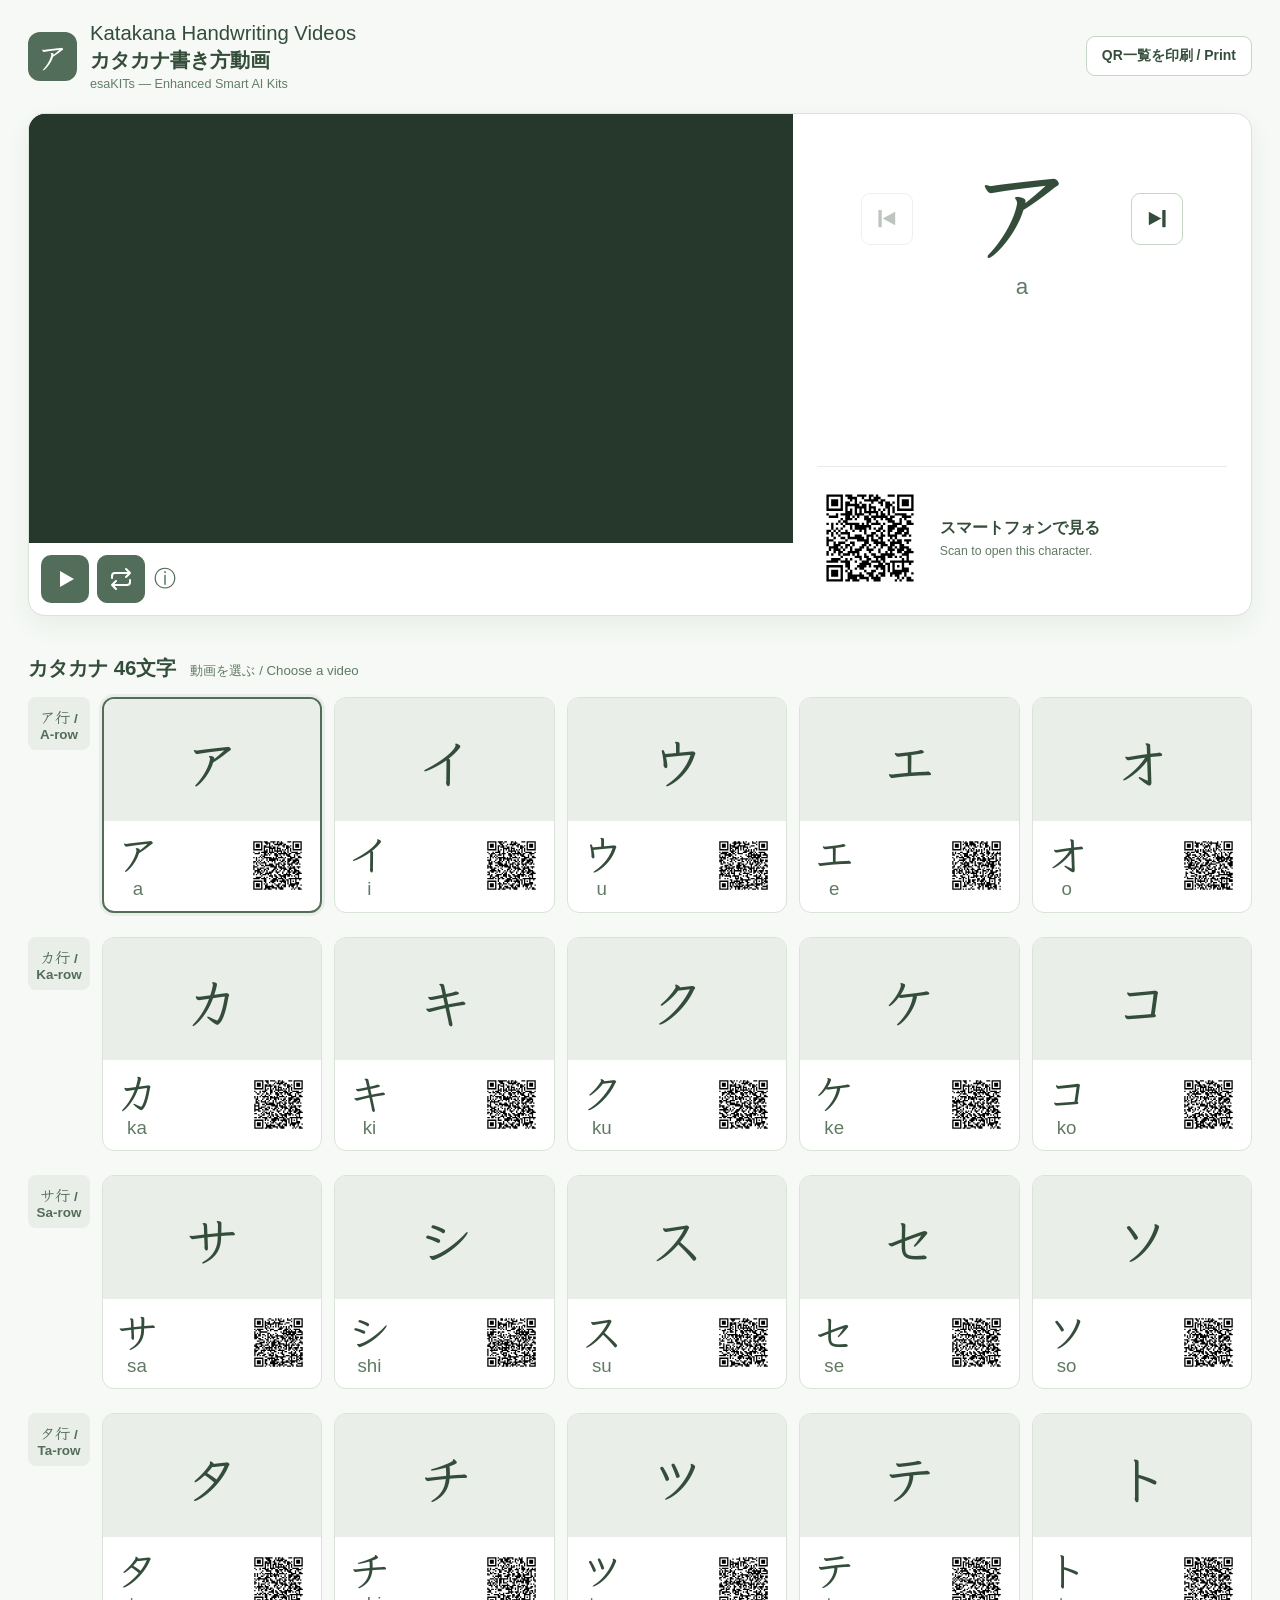
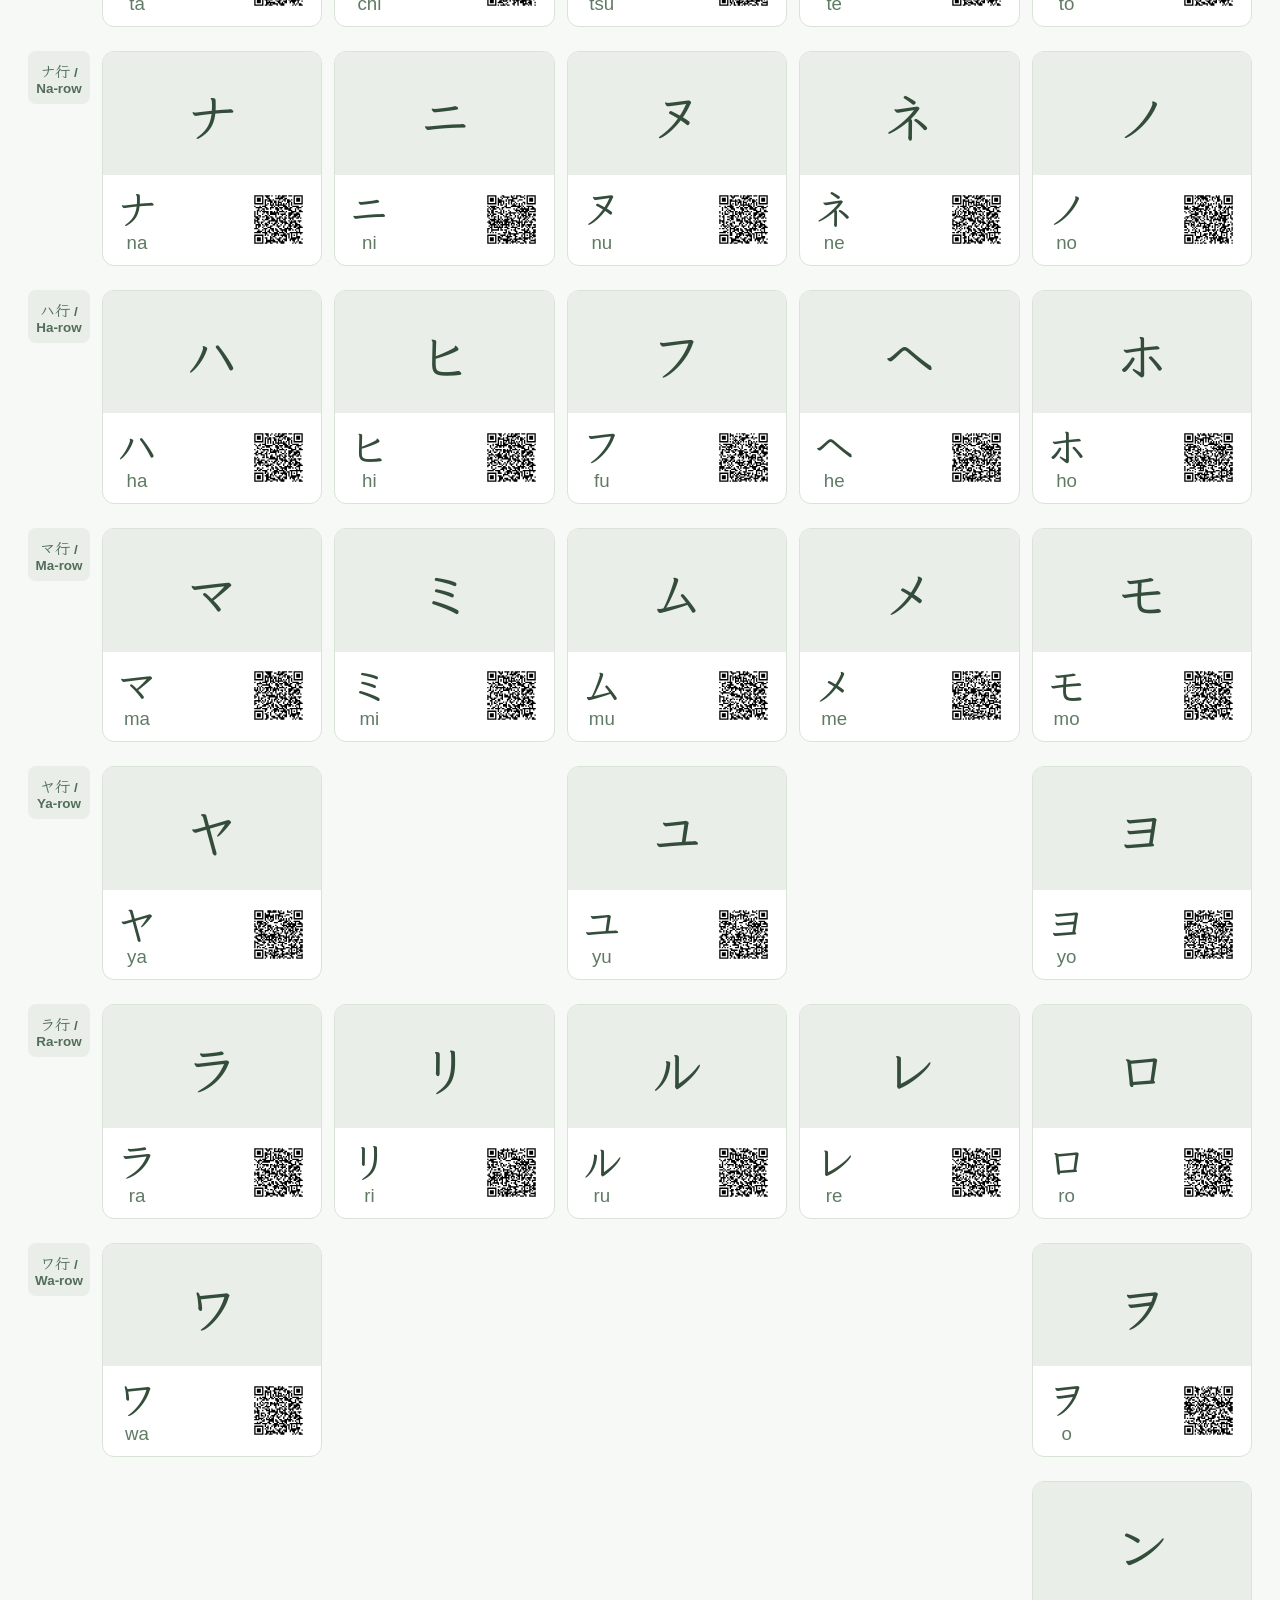
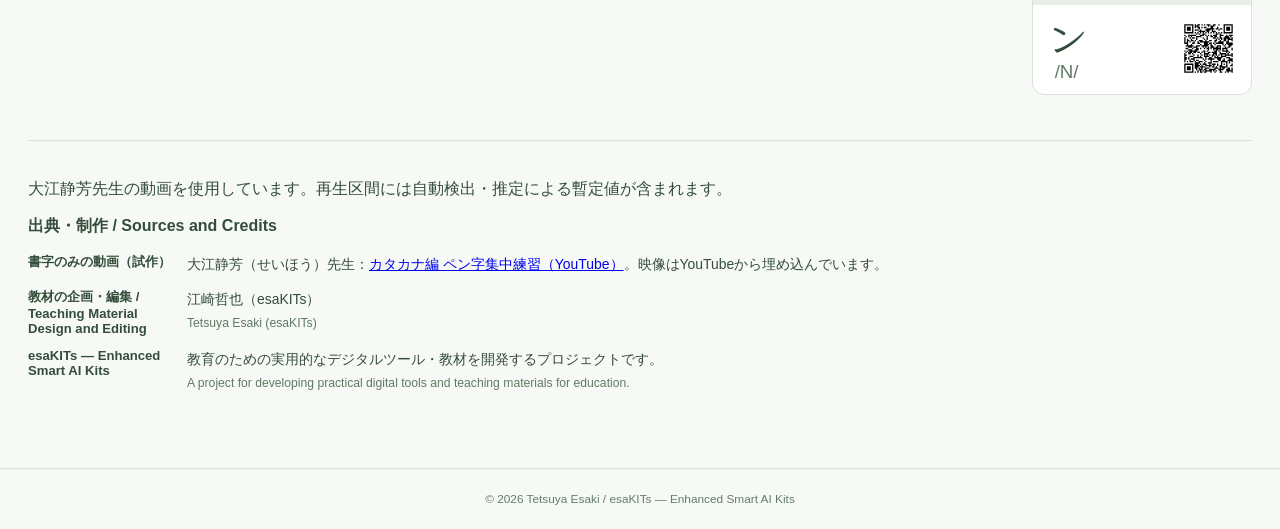
<file: index.html>
<!doctype html><html lang="ja"><head><meta charset="utf-8"><meta name="viewport" content="width=device-width,initial-scale=1"><meta name="robots" content="noindex,nofollow"><meta name="theme-color" content="#526D59"><title>Katakana Handwriting Videos / カタカナ書き方動画 | esaKITs</title><link rel="stylesheet" href="https://fonts.googleapis.com/css2?family=Klee+One:wght@600&display=swap"><style>html:not(.klee-ready) .selected-kana{visibility:hidden}</style><script>if(document.fonts&&document.fonts.load){document.fonts.load('600 64px "Klee One"','ア').then(()=>document.documentElement.classList.add("klee-ready")).catch(()=>document.documentElement.classList.add("klee-ready"));}else{document.documentElement.classList.add("klee-ready")}</script><link rel="stylesheet" href="style.css?v=45"><script src="app.js?v=45" defer></script><style id="loop-help-critical">
.controls .loop-help-wrap{display:flex;align-items:center;flex:0 0 24px;min-width:24px;width:24px;position:relative}
.controls .loop-help-wrap #loop-help{box-sizing:border-box!important;display:flex!important;align-items:center!important;justify-content:center!important;flex:0 0 24px!important;width:24px!important;min-width:24px!important;max-width:24px!important;height:30px!important;min-height:30px!important;max-height:30px!important;padding:0!important;margin:0!important;border:0!important;border-radius:0!important;background:transparent!important;color:#526d59!important;font-size:22px!important;font-weight:400!important;line-height:1!important}
#loop-help-popup[hidden]{display:none!important}
#loop-help-popup:not([hidden]){box-sizing:border-box!important;display:block!important;position:fixed!important;z-index:2147483647!important;top:50%!important;left:50%!important;right:auto!important;bottom:auto!important;transform:translate(-50%,-50%)!important;width:min(360px,calc(100vw - 36px))!important;max-width:calc(100vw - 36px)!important;max-height:calc(100dvh - 48px)!important;overflow:auto!important;overflow-wrap:break-word!important;padding:18px!important;border:1px solid #c6d5df!important;border-radius:12px!important;background:#fff!important;color:#314d3a!important;box-shadow:0 8px 28px #1234!important;font-size:14px!important;line-height:1.6!important;text-align:left!important}
#loop-help-popup strong{display:block;margin-bottom:8px}#loop-help-popup p{margin:7px 0}#loop-help-popup p[lang=en]{color:#526575}

</style></head><body>
<header class="site-header"><div class="brand"><span class="brand-mark">ア</span><div><h1><span lang="en">Katakana Handwriting Videos</span><br>カタカナ書き方動画</h1><p>esaKITs — Enhanced Smart AI Kits</p></div></div><button id="print-button" class="print-button">QR一覧を印刷 / Print</button></header>
<main><section class="viewer"><div><div class="video-shell"><div id="video-shell"></div></div><div class="controls"><button id="play" class="icon-control" type="button" aria-label="再生" title="再生"><svg class="play-symbol" viewBox="0 0 24 24" aria-hidden="true"><path d="M7 4l14 8-14 8z" fill="currentColor"/></svg></button><button id="loop-toggle" class="icon-control loop-active" type="button" aria-label="ループ再生オン" aria-pressed="true" title="ループ再生オン"><svg viewBox="0 0 24 24" aria-hidden="true"><path d="M17 2l4 4-4 4M3 11V9a3 3 0 0 1 3-3h15M7 22l-4-4 4-4m14-1v2a3 3 0 0 1-3 3H3" fill="none" stroke="currentColor" stroke-width="2" stroke-linecap="round" stroke-linejoin="round"/></svg></button><div class="loop-help-wrap"><button id="loop-help" class="loop-help-button" type="button" aria-label="ループ再生について / About loop playback" aria-expanded="false" aria-controls="loop-help-popup">ⓘ</button></div></div></div><div class="viewer-side"><div class="selected-line"><nav class="character-nav"><button id="previous-kana" class="print-button" disabled aria-label="前の文字" title="前の文字"><svg viewBox="0 0 24 24" aria-hidden="true"><rect x="2.5" y="3" width="3.5" height="18" rx=".5" fill="currentColor"/><path d="M20 5L7 12L20 19Z" fill="currentColor"/></svg></button></nav><div class="character-label"><span id="selected-kana" class="selected-kana">ア</span><span id="selected-romaji" class="selected-romaji">a</span></div><nav class="character-nav"><button id="next-kana" class="print-button" aria-label="次の文字" title="次の文字"><svg viewBox="0 0 24 24" aria-hidden="true"><rect x="18" y="3" width="3.5" height="18" rx=".5" fill="currentColor"/><path d="M4 5L17 12L4 19Z" fill="currentColor"/></svg></button></nav></div><div class="selected-qr"><img id="selected-qr" alt="選択した文字のQRコード"><div><strong>スマートフォンで見る</strong><span>Scan to open this character.</span></div></div></div></section>
<section class="catalog"><div class="section-heading"><h2>カタカナ 46文字</h2><p>動画を選ぶ / Choose a video</p></div><div id="groups" class="groups"></div></section>
<section class="credits" aria-labelledby="credits-title"><p>大江静芳先生の動画を使用しています。再生区間には自動検出・推定による暫定値が含まれます。</p>
<h2 id="credits-title">出典・制作 / <span lang="en">Sources and Credits</span></h2>
<dl><div><dt>書字のみの動画（試作）</dt><dd>大江静芳（せいほう）先生：<a href="https://www.youtube.com/watch?v=zv6uxNdROOc" target="_blank" rel="noopener noreferrer">カタカナ編 ペン字集中練習（YouTube）</a>。映像はYouTubeから埋め込んでいます。</dd></div>

<div><dt>教材の企画・編集 / <span lang="en">Teaching Material Design and Editing</span></dt><dd>江崎哲也（esaKITs）<br><span lang="en">Tetsuya Esaki (esaKITs)</span></dd></div>
<div><dt lang="en">esaKITs — Enhanced Smart AI Kits</dt><dd>教育のための実用的なデジタルツール・教材を開発するプロジェクトです。<br><span lang="en">A project for developing practical digital tools and teaching materials for education.</span></dd></div>
</dl>
</section></main><footer>© 2026 Tetsuya Esaki / esaKITs — Enhanced Smart AI Kits</footer><div id="loop-help-popup" class="loop-help-popup" role="region" aria-label="ループ再生の説明" hidden><strong>ループ再生 / Loop Playback</strong><p>ループ再生には、ループボタンの左にある▶ボタンを使ってください。YouTube動画内の再生ボタンでは正しくループしません。</p><p lang="en">To loop the video, use the ▶ button to the left of the loop button. Looping may not work correctly with the YouTube play button.</p></div></body></html>
</file>
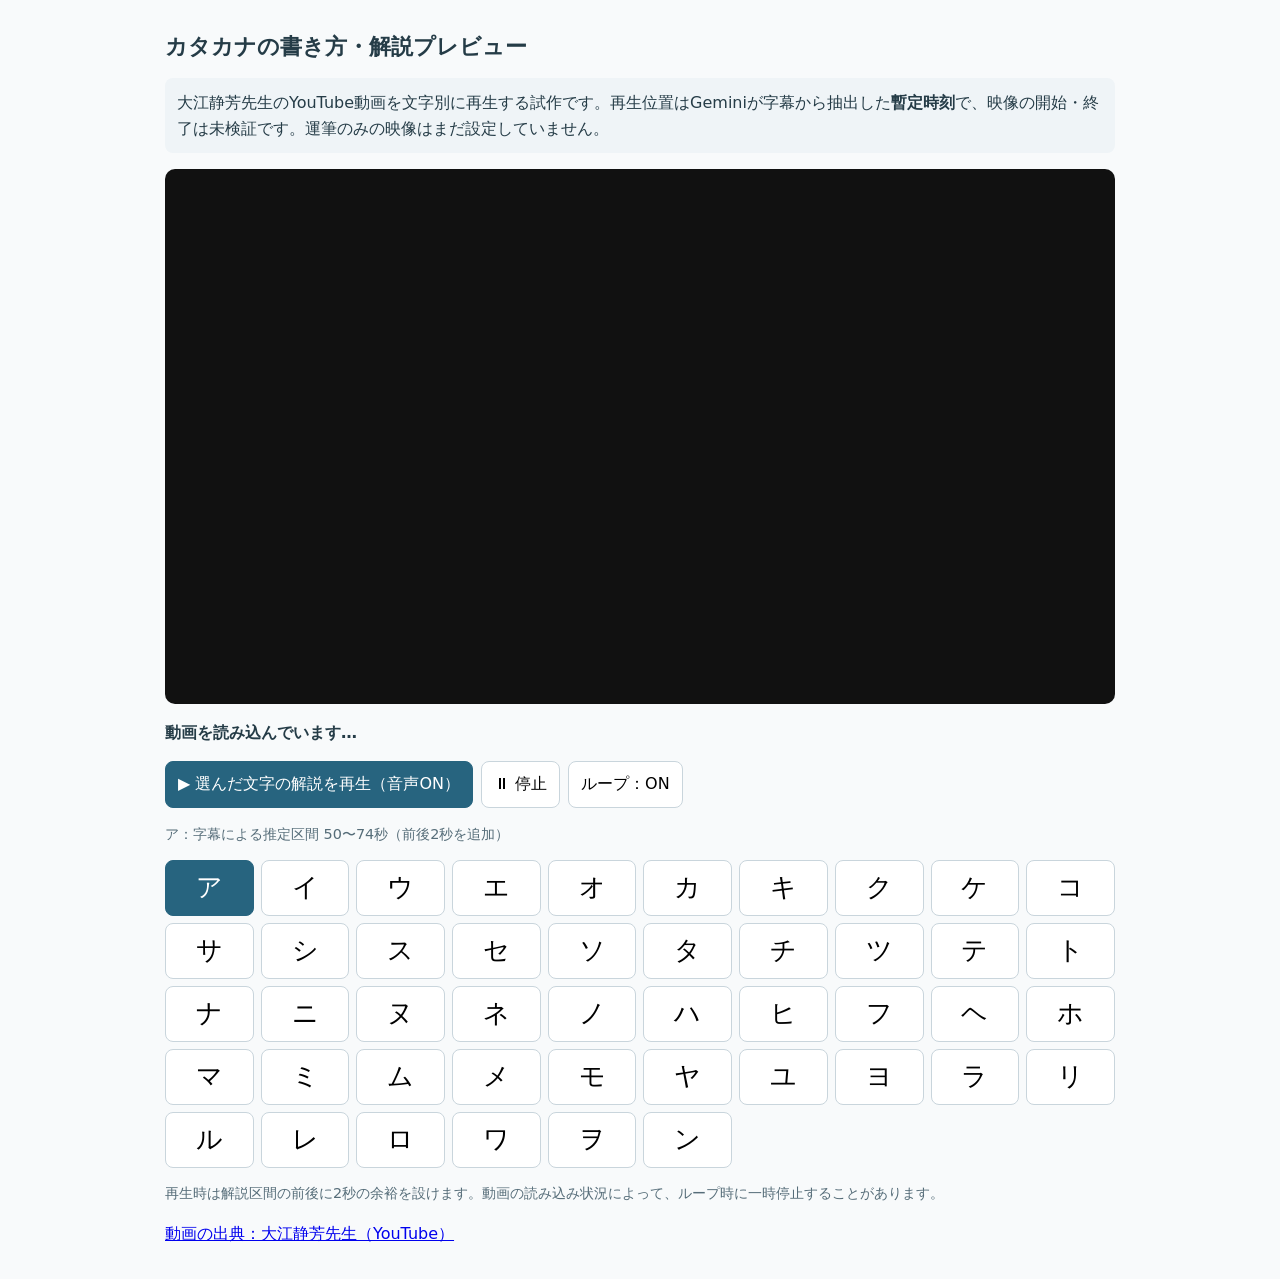
<file: oe-seiho-explanation-preview.html>
<!doctype html><html lang="ja"><head><meta charset="utf-8"><meta name="viewport" content="width=device-width,initial-scale=1"><meta name="robots" content="noindex,nofollow"><title>大江静芳先生 カタカナ解説プレビュー（試作）</title><style>:root{font-family:system-ui,-apple-system,sans-serif;color:#253c47;background:#f8fafb}body{max-width:950px;margin:auto;padding:16px}h1{font-size:1.4rem}p{line-height:1.6}.note{background:#eff4f7;padding:12px;border-radius:8px}#player{width:100%;aspect-ratio:16/9;background:#111;border-radius:10px}.grid{display:grid;grid-template-columns:repeat(10,minmax(0,1fr));gap:7px}button{font:inherit;border:1px solid #c9d5dc;background:white;border-radius:8px;padding:9px;cursor:pointer}button:focus-visible{outline:3px solid #72a4c5}.kana{font-size:1.6rem;min-height:56px}.kana[aria-pressed=true]{background:#27647f;color:white;border-color:#27647f}.controls{display:flex;gap:8px;flex-wrap:wrap;margin:12px 0}.controls button{padding:12px}.primary{background:#27647f;color:white;border-color:#27647f}#status{font-weight:600;min-height:1.5em}.small{color:#566d79;font-size:.9rem}@media(max-width:600px){.grid{grid-template-columns:repeat(5,minmax(0,1fr))}.kana{min-height:53px}}</style></head><body><h1>カタカナの書き方・解説プレビュー</h1><p class="note">大江静芳先生のYouTube動画を文字別に再生する試作です。再生位置はGeminiが字幕から抽出した<strong>暫定時刻</strong>で、映像の開始・終了は未検証です。運筆のみの映像はまだ設定していません。</p><div id="player"></div><p id="status" role="status">動画を読み込んでいます…</p><div class="controls"><button id="play" class="primary">▶ 選んだ文字の解説を再生（音声ON）</button><button id="pause">⏸ 停止</button><button id="loop" aria-pressed="true">ループ：ON</button></div><p id="current" class="small">文字を選択してください。</p><div id="grid" class="grid" aria-label="カタカナ46文字"></div><p class="small">再生時は解説区間の前後に2秒の余裕を設けます。動画の読み込み状況によって、ループ時に一時停止することがあります。</p><p><a href="https://www.youtube.com/watch?v=N_IMNX4BZhU" target="_blank" rel="noopener noreferrer">動画の出典：大江静芳先生（YouTube）</a></p><script>const TIMES={"ア":[50,74],"イ":[75,93],"ウ":[94,127],"エ":[128,162],"オ":[163,196],"カ":[197,222],"キ":[223,256],"ク":[257,293],"ケ":[294,332],"コ":[333,359],"サ":[360,390],"シ":[391,425],"ス":[426,457],"セ":[458,483],"ソ":[484,512],"タ":[513,536],"チ":[537,559],"ツ":[560,591],"テ":[592,609],"ト":[610,641],"ナ":[642,671],"ニ":[672,692],"ヌ":[693,719],"ネ":[720,754],"ノ":[755,768],"ハ":[769,792],"ヒ":[793,810],"フ":[811,829],"ヘ":[830,847],"ホ":[848,884],"マ":[885,909],"ミ":[910,922],"ム":[923,948],"メ":[949,969],"モ":[970,993],"ヤ":[994,1018],"ユ":[1019,1045],"ヨ":[1046,1066],"ラ":[1067,1083],"リ":[1084,1100],"ル":[1101,1125],"レ":[1126,1142],"ロ":[1143,1166],"ワ":[1167,1182],"ヲ":[1228,1244],"ン":[1245,1272]};const VIDEO='N_IMNX4BZhU';const $=id=>document.getElementById(id);let player,ready=false,selected='ア',playing=false,loop=true,busy=false;const status=s=>$('status').textContent=s;const grid=$('grid');for(const kana of Object.keys(TIMES)){const b=document.createElement('button');b.className='kana';b.textContent=kana;b.setAttribute('aria-label',kana+'の解説を再生');b.setAttribute('aria-pressed',String(kana===selected));b.onclick=()=>{selected=kana;update();playSelected()};grid.append(b)}function update(){for(const b of grid.children)b.setAttribute('aria-pressed',String(b.textContent===selected));const [a,z]=TIMES[selected];$('current').textContent=selected+'：字幕による推定区間 '+a+'〜'+z+'秒（前後2秒を追加）'}function onYouTubeIframeAPIReady(){player=new YT.Player('player',{videoId:VIDEO,playerVars:{playsinline:1,rel:0},events:{onReady:()=>{ready=true;status('準備完了。文字を選ぶと解説を再生します。')},onError:e=>status('YouTube再生エラー：'+e.data)}})}const s=document.createElement('script');s.src='https://www.youtube.com/iframe_api';document.head.append(s);function playSelected(){if(!ready){status('読み込み中です');return}playing=true;busy=false;player.unMute();player.seekTo(Math.max(0,TIMES[selected][0]-2),true);player.playVideo();status(selected+'の解説を再生中（字幕推定）')}function pause(){playing=false;busy=false;if(ready)player.pauseVideo()}$('play').onclick=playSelected;$('pause').onclick=()=>{pause();status('停止しました')};$('loop').onclick=()=>{loop=!loop;$('loop').setAttribute('aria-pressed',String(loop));$('loop').textContent='ループ：'+(loop?'ON':'OFF')};setInterval(()=>{if(!ready||!playing)return;const t=player.getCurrentTime();if(t>=TIMES[selected][1]+2-.08&&!busy){if(!loop){pause();return}busy=true;player.seekTo(Math.max(0,TIMES[selected][0]-2),true);setTimeout(()=>{busy=false},300)}},100);update();</script></body></html>
</file>
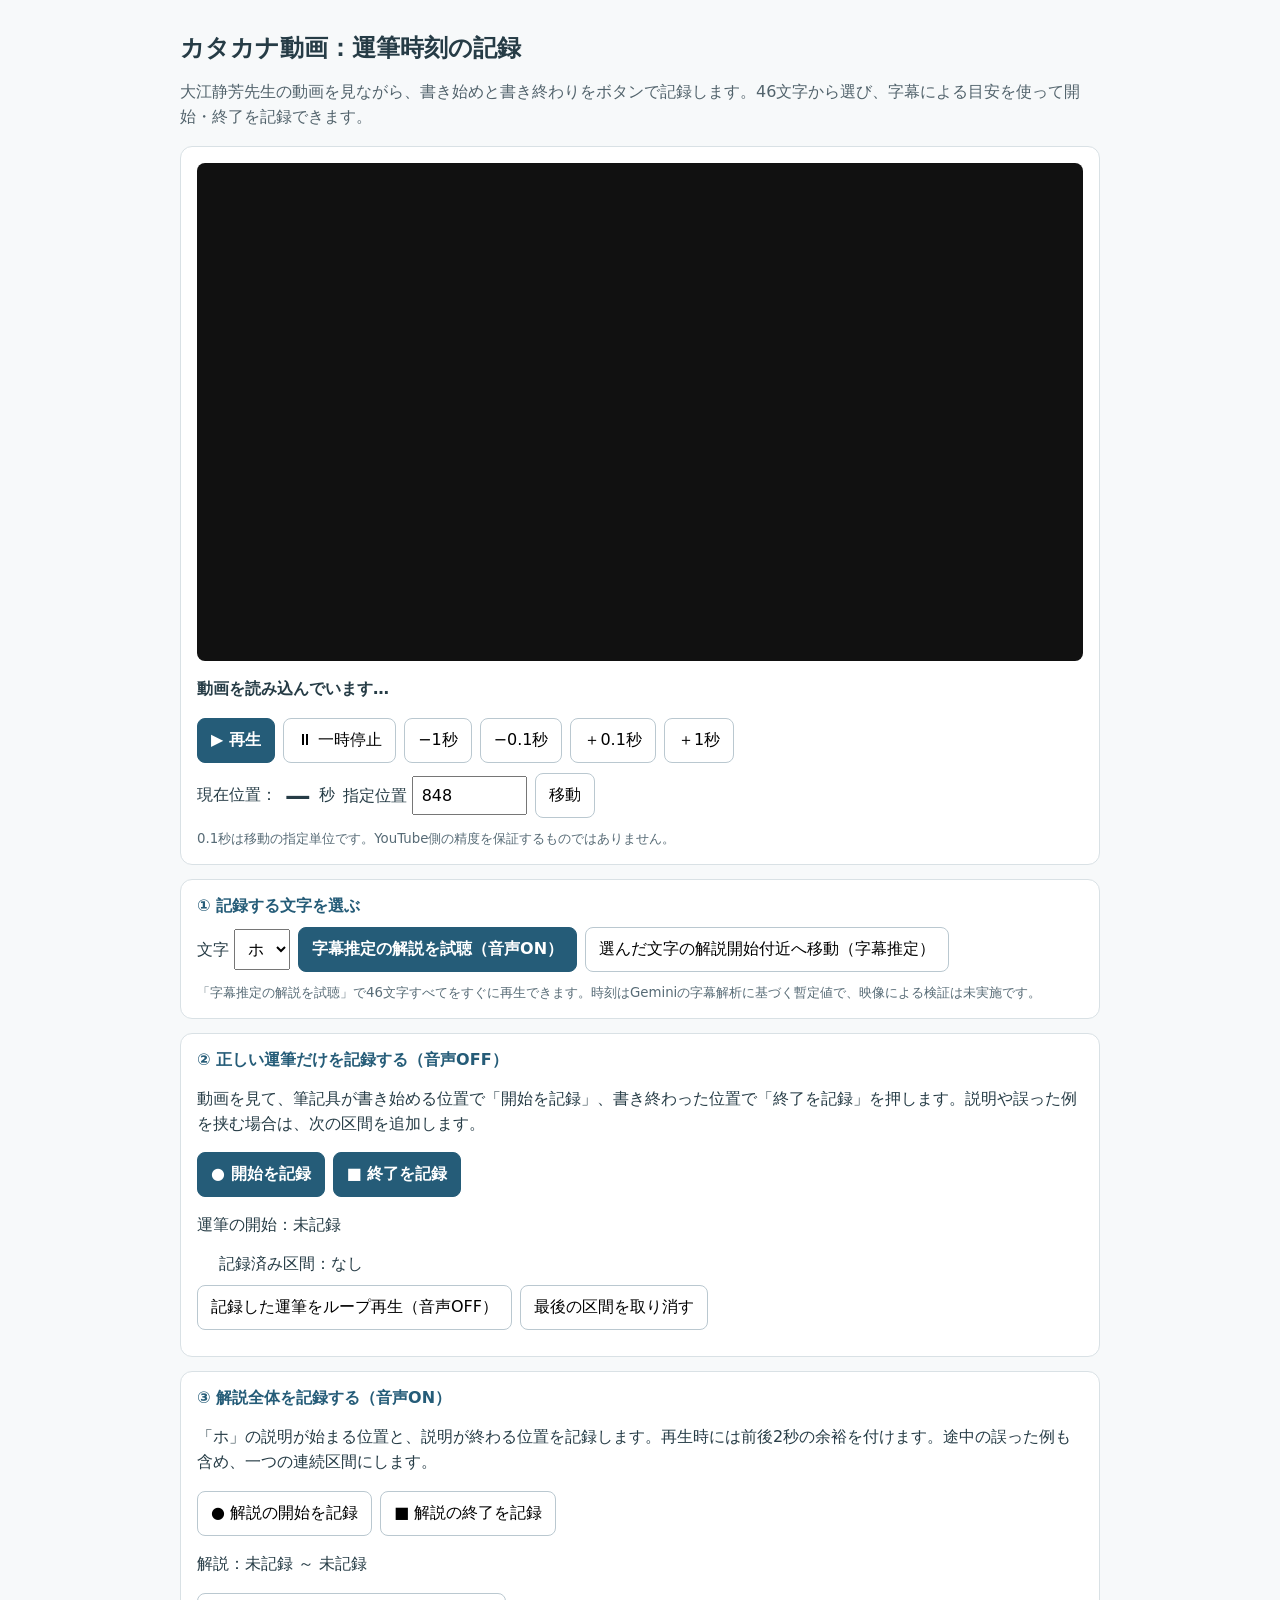
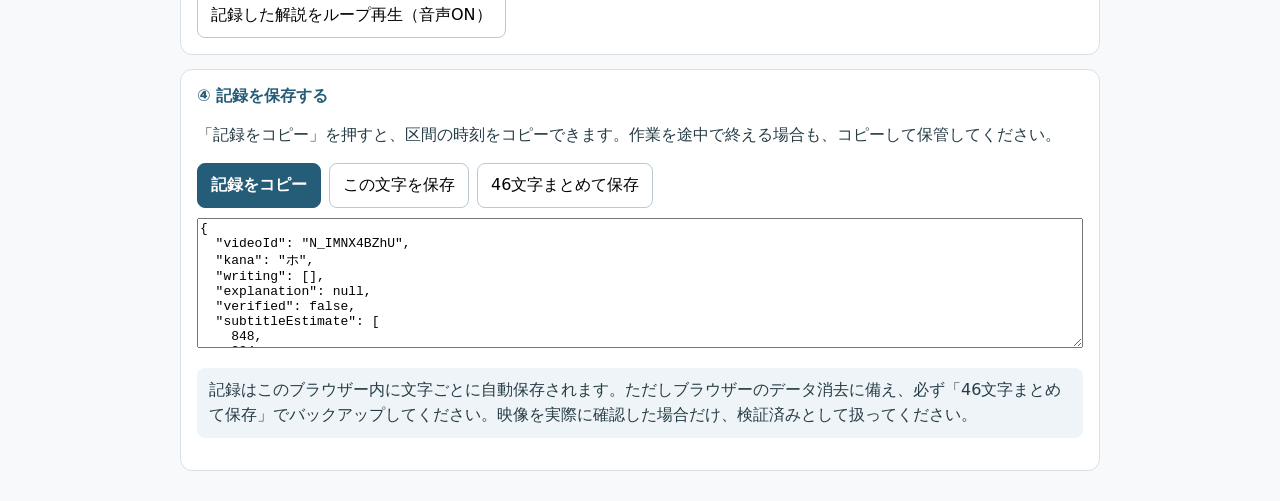
<file: oe-video-timing-test.html>
<!doctype html><html lang="ja"><head><meta charset="utf-8"><meta name="viewport" content="width=device-width,initial-scale=1"><meta name="robots" content="noindex,nofollow"><title>カタカナ運筆時刻の記録 | esaKITs</title><style>
:root{font-family:system-ui,-apple-system,sans-serif;color:#263c46;background:#f7f9fa}body{max-width:920px;margin:auto;padding:16px}h1{font-size:1.5rem;margin-bottom:6px}h2{font-size:1.12rem}p{line-height:1.55}.sub{color:#52636c}.panel{background:white;border:1px solid #d9e1e5;border-radius:12px;padding:16px;margin:14px 0}#player{width:100%;aspect-ratio:16/9;background:#111;border-radius:8px;overflow:hidden}button,select,input{font:inherit}button{border:1px solid #bac8d0;border-radius:8px;padding:11px 13px;background:white;cursor:pointer}button.primary{background:#255c78;color:white;border-color:#255c78;font-weight:650}button:focus-visible,select:focus-visible,input:focus-visible{outline:3px solid #7db0ce}button:disabled{opacity:.5;cursor:not-allowed}.row{display:flex;flex-wrap:wrap;gap:8px;align-items:center;margin:10px 0}.clock{font-variant-numeric:tabular-nums;font-size:1.6rem;font-weight:700}.step{font-weight:700;color:#255c78}.notice{padding:10px 12px;background:#eef4f7;border-radius:8px}.entry{display:flex;align-items:center;gap:12px;flex-wrap:wrap;padding:8px 0;border-bottom:1px solid #e5ecef}.entry strong{font-variant-numeric:tabular-nums}select{padding:9px}input[type=number]{width:95px;padding:8px}textarea{width:100%;box-sizing:border-box;min-height:130px;font:13px ui-monospace,monospace}small{color:#576b76}#status{font-weight:600}#segments{padding-left:22px}a{color:#245e85}@media(max-width:600px){button{padding:10px}.clock{font-size:1.3rem}}</style></head><body>
<h1>カタカナ動画：運筆時刻の記録</h1><p class="sub">大江静芳先生の動画を見ながら、書き始めと書き終わりをボタンで記録します。46文字から選び、字幕による目安を使って開始・終了を記録できます。</p>
<div class="panel"><div id="player"></div><p id="status" role="status">動画を読み込んでいます…</p>
<div class="row"><button id="play" class="primary">▶ 再生</button><button id="pause">⏸ 一時停止</button><button id="back">−1秒</button><button id="backFine">−0.1秒</button><button id="forwardFine">＋0.1秒</button><button id="forward">＋1秒</button></div>
<div class="row"><span>現在位置：</span><output class="clock" id="time">—</output><span>秒</span><label>指定位置 <input id="seekInput" type="number" step="0.1" min="0" value="848"></label><button id="seek">移動</button></div><small>0.1秒は移動の指定単位です。YouTube側の精度を保証するものではありません。</small></div>
<div class="panel"><div class="step">① 記録する文字を選ぶ</div><div class="row"><label>文字 <select id="kana"><option value="ア">ア</option><option value="イ">イ</option><option value="ウ">ウ</option><option value="エ">エ</option><option value="オ">オ</option><option value="カ">カ</option><option value="キ">キ</option><option value="ク">ク</option><option value="ケ">ケ</option><option value="コ">コ</option><option value="サ">サ</option><option value="シ">シ</option><option value="ス">ス</option><option value="セ">セ</option><option value="ソ">ソ</option><option value="タ">タ</option><option value="チ">チ</option><option value="ツ">ツ</option><option value="テ">テ</option><option value="ト">ト</option><option value="ナ">ナ</option><option value="ニ">ニ</option><option value="ヌ">ヌ</option><option value="ネ">ネ</option><option value="ノ">ノ</option><option value="ハ">ハ</option><option value="ヒ">ヒ</option><option value="フ">フ</option><option value="ヘ">ヘ</option><option value="ホ" selected>ホ</option><option value="マ">マ</option><option value="ミ">ミ</option><option value="ム">ム</option><option value="メ">メ</option><option value="モ">モ</option><option value="ヤ">ヤ</option><option value="ユ">ユ</option><option value="ヨ">ヨ</option><option value="ラ">ラ</option><option value="リ">リ</option><option value="ル">ル</option><option value="レ">レ</option><option value="ロ">ロ</option><option value="ワ">ワ</option><option value="ヲ">ヲ</option><option value="ン">ン</option></select></label><button id="previewSubtitle" class="primary">字幕推定の解説を試聴（音声ON）</button><button id="near">選んだ文字の解説開始付近へ移動（字幕推定）</button></div><small>「字幕推定の解説を試聴」で46文字すべてをすぐに再生できます。時刻はGeminiの字幕解析に基づく暫定値で、映像による検証は未実施です。</small></div>
<div class="panel"><div class="step">② 正しい運筆だけを記録する（音声OFF）</div><p>動画を見て、筆記具が書き始める位置で「開始を記録」、書き終わった位置で「終了を記録」を押します。説明や誤った例を挟む場合は、次の区間を追加します。</p>
<div class="row"><button class="primary" id="markStart">● 開始を記録</button><button class="primary" id="markEnd">■ 終了を記録</button></div><p id="pending">開始：未記録</p><div id="segments">記録済み区間：なし</div><div class="row"><button id="testWriting">記録した運筆をループ再生（音声OFF）</button><button id="undo">最後の区間を取り消す</button></div></div>
<div class="panel"><div class="step">③ 解説全体を記録する（音声ON）</div><p>「ホ」の説明が始まる位置と、説明が終わる位置を記録します。再生時には前後2秒の余裕を付けます。途中の誤った例も含め、一つの連続区間にします。</p><div class="row"><button id="exStart">● 解説の開始を記録</button><button id="exEnd">■ 解説の終了を記録</button></div><p id="exDisplay">解説：未記録</p><button id="testExplanation">記録した解説をループ再生（音声ON）</button></div>
<div class="panel"><div class="step">④ 記録を保存する</div><p>「記録をコピー」を押すと、区間の時刻をコピーできます。作業を途中で終える場合も、コピーして保管してください。</p><div class="row"><button class="primary" id="copy">記録をコピー</button><button id="download">この文字を保存</button><button id="downloadAll">46文字まとめて保存</button></div><textarea id="json" readonly aria-label="記録データ"></textarea><p class="notice">記録はこのブラウザー内に文字ごとに自動保存されます。ただしブラウザーのデータ消去に備え、必ず「46文字まとめて保存」でバックアップしてください。映像を実際に確認した場合だけ、検証済みとして扱ってください。</p></div>
<script>
const WRITING_ESTIMATES={"ア":[[53,72]],"イ":[[76,90]],"ウ":[[96,113]],"エ":[[129,139],[140,150]],"オ":[[164,180]],"カ":[[198,216]],"キ":[[224,245]],"ク":[[272,290]],"ケ":[[298,315]],"コ":[[335,348]],"サ":[[361,378]],"シ":[[399,411]],"ス":[[433,447]],"セ":[[458,479]],"ソ":[[485,500]],"タ":[[515,530]],"チ":[[546,556]],"ツ":[[561,579]],"テ":[[593,609]],"ト":[[610,620],[625,636]],"ナ":[[642,658]],"ニ":[[672,685]],"ヌ":[[693,709]],"ネ":[[720,740]],"ノ":[[756,765]],"ハ":[[770,782]],"ヒ":[[793,802]],"フ":[[811,820]],"ヘ":[[830,840]],"ホ":[[849,861],[870,877]],"マ":[[886,894]],"ミ":[[911,920]],"ム":[[928,943]],"メ":[[950,960]],"モ":[[971,988]],"ヤ":[[995,1007]],"ユ":[[1020,1035]],"ヨ":[[1047,1060]],"ラ":[[1068,1079]],"リ":[[1085,1096]],"ル":[[1102,1116]],"レ":[[1127,1136]],"ロ":[[1144,1157]],"ワ":[[1168,1178]],"ヲ":[[1230,1243]],"ン":[[1246,1259]]};const VIDEO='N_IMNX4BZhU';const SUBTITLE_TIMES={"ア":[50,74],"イ":[75,93],"ウ":[94,127],"エ":[128,162],"オ":[163,196],"カ":[197,222],"キ":[223,256],"ク":[257,293],"ケ":[294,332],"コ":[333,359],"サ":[360,390],"シ":[391,425],"ス":[426,457],"セ":[458,483],"ソ":[484,512],"タ":[513,536],"チ":[537,559],"ツ":[560,591],"テ":[592,609],"ト":[610,641],"ナ":[642,671],"ニ":[672,692],"ヌ":[693,719],"ネ":[720,754],"ノ":[755,768],"ハ":[769,792],"ヒ":[793,810],"フ":[811,829],"ヘ":[830,847],"ホ":[848,884],"マ":[885,909],"ミ":[910,922],"ム":[923,948],"メ":[949,969],"モ":[970,993],"ヤ":[994,1018],"ユ":[1019,1045],"ヨ":[1046,1066],"ラ":[1067,1083],"リ":[1084,1100],"ル":[1101,1125],"レ":[1126,1142],"ロ":[1143,1166],"ワ":[1167,1182],"ヲ":[1228,1244],"ン":[1245,1272]};let player,ready=false,mode='',i=0,loopBusy=false,pending=null,segments=[],exStart=null,exEnd=null;const $=id=>document.getElementById(id);const status=s=>$('status').textContent=s;
function onYouTubeIframeAPIReady(){player=new YT.Player('player',{videoId:VIDEO,playerVars:{playsinline:1,rel:0},events:{onReady:()=>{ready=true;status('準備完了。動画を再生できます。')},onError:e=>status('動画を再生できません（エラー '+e.data+'）。')}})}
const script=document.createElement('script');script.src='https://www.youtube.com/iframe_api';document.head.append(script);
function current(){return ready?player.getCurrentTime():null}function seek(t){if(!ready||!Number.isFinite(t)||t<0)return;stop();player.seekTo(t,true);$('seekInput').value=t.toFixed(1)}function stop(){mode='';loopBusy=false;if(ready)player.pauseVideo()}
function fmt(t){return t===null?'未記録':t.toFixed(2)+'秒'}function valid(a,b){return Number.isFinite(a)&&Number.isFinite(b)&&b>a&&a>=0}
const STORAGE_KEY='esakits-oe-timings-v1';let records={};try{records=JSON.parse(localStorage.getItem(STORAGE_KEY)||'{}')||{}}catch(e){records={}}function saveRecord(){const k=$('kana').value;records[k]={writing:segments.map(x=>[...x]),exStart,exEnd};try{localStorage.setItem(STORAGE_KEY,JSON.stringify(records))}catch(e){status('ブラウザー保存に失敗しました。JSONをダウンロードしてください。')}}function loadRecord(){const x=records[$('kana').value]||{};segments=Array.isArray(x.writing)?x.writing.map(a=>[...a]):[];exStart=Number.isFinite(x.exStart)?x.exStart:null;exEnd=Number.isFinite(x.exEnd)?x.exEnd:null;pending=null;refresh()}function refresh(){$('pending').textContent='運筆の開始：'+fmt(pending);$('segments').replaceChildren();if(!segments.length){$('segments').textContent='記録済み区間：なし'}else{const list=document.createElement('ol');segments.forEach(([a,b])=>{const li=document.createElement('li');li.textContent=fmt(a)+' ～ '+fmt(b);list.append(li)});$('segments').append('記録済み区間：',list)}$('exDisplay').textContent='解説：'+fmt(exStart)+' ～ '+fmt(exEnd);$('json').value=JSON.stringify({videoId:VIDEO,kana:$('kana').value,writing:segments,explanation:valid(exStart,exEnd)?[exStart,exEnd]:null,verified:false,subtitleEstimate:SUBTITLE_TIMES[$('kana').value],notes:'字幕時刻はGemini解析の暫定値。運筆推定区間は未検証。YouTube IFrame APIのシークはフレーム精度を保証しない。',writingEstimate:WRITING_ESTIMATES[$('kana').value]},null,2)}
$('play').onclick=()=>{if(ready){stop();player.playVideo()}};$('pause').onclick=()=>stop();$('back').onclick=()=>seek(Math.max(0,(current()||0)-1));$('backFine').onclick=()=>seek(Math.max(0,(current()||0)-.1));$('forward').onclick=()=>seek((current()||0)+1);$('forwardFine').onclick=()=>seek((current()||0)+.1);$('seek').onclick=()=>{const v=$('seekInput').value;if(v.trim()!=='')seek(Number(v))};$('near').onclick=()=>seek(SUBTITLE_TIMES[$('kana').value][0]);$('kana').onchange=()=>{stop();pending=null;loadRecord();status($('kana').value+'：保存済みの記録を読み込みました。字幕の開始時刻へ移動できます。')};
$('markStart').onclick=()=>{if(!ready)return;stop();pending=current();refresh();status('運筆の開始を記録しました。終了位置を探してください。')};
$('markEnd').onclick=()=>{if(!ready||pending===null){status('先に「開始を記録」を押してください。');return}stop();const end=current();if(!valid(pending,end)){status('終了位置は開始位置より後にしてください。');return}segments.push([pending,end]);pending=null;saveRecord();refresh();status('運筆区間を記録しました。別の区間も追加できます。')};
$('undo').onclick=()=>{stop();segments.pop();saveRecord();refresh()};
$('exStart').onclick=()=>{if(!ready)return;stop();exStart=current();saveRecord();refresh();status('解説の開始を記録しました。')};$('exEnd').onclick=()=>{if(!ready)return;stop();exEnd=current();saveRecord();refresh();status('解説の終了を記録しました。')};
function previewSubtitle(){if(!ready)return;stop();const range=SUBTITLE_TIMES[$('kana').value];if(!range){status('字幕時刻がありません');return}mode='subtitle';i=0;loopBusy=false;player.unMute();player.seekTo(Math.max(0,range[0]-2),true);player.playVideo();status($('kana').value+'：字幕推定 '+range[0]+'〜'+range[1]+'秒を試聴中（未実測）')};$('previewSubtitle').onclick=previewSubtitle;
function test(which){if(!ready)return;stop();const ranges=which==='writing'?(segments.length?segments:WRITING_ESTIMATES[$('kana').value]):(valid(exStart,exEnd)?[[exStart,exEnd]]:[]);if(!ranges.length){status('再生区間がありません。');return}mode=which;i=0;loopBusy=false;player.seekTo(Math.max(0,ranges[0][0]-(which==='explanation'?2:0)),true);if(which==='writing')player.mute();else player.unMute();player.playVideo();status(which==='writing'?(segments.length?'運筆のみ：記録済み区間を再生中':'運筆のみ：字幕推定区間を再生中（映像未検証）'):'解説付き再生中')}
$('testWriting').onclick=()=>test('writing');$('testExplanation').onclick=()=>test('explanation');
$('copy').onclick=()=>{refresh();if(navigator.clipboard&&navigator.clipboard.writeText){navigator.clipboard.writeText($('json').value).then(()=>status('記録をコピーしました。')).catch(()=>status('コピーできません。下のJSON欄からコピーしてください。'))}else{status('下のJSON欄を選択してコピーしてください。');$('json').select()}};
$('download').onclick=()=>{refresh();const blob=new Blob([$('json').value],{type:'application/json'});const url=URL.createObjectURL(blob);const a=document.createElement('a');a.href=url;a.download='katakana-'+$('kana').value+'-timing.json';a.click();setTimeout(()=>URL.revokeObjectURL(url),1000)};
$('downloadAll').onclick=()=>{saveRecord();const all=Object.fromEntries(Object.entries(SUBTITLE_TIMES).map(([kana,subtitleEstimate])=>[kana,{subtitleEstimate,writing:records[kana]?.writing?.length?records[kana].writing:WRITING_ESTIMATES[kana],explanation:Number.isFinite(records[kana]?.exStart)&&Number.isFinite(records[kana]?.exEnd)?[records[kana].exStart,records[kana].exEnd]:null,verified:false}]));const blob=new Blob([JSON.stringify({videoId:VIDEO,source:'Gemini字幕推定＋ブラウザーでの記録',characters:all},null,2)],{type:'application/json'});const url=URL.createObjectURL(blob);const a=document.createElement('a');a.href=url;a.download='oe-katakana-all-46-timings.json';a.click();setTimeout(()=>URL.revokeObjectURL(url),1000)};
setInterval(()=>{if(!ready)return;const t=current();$('time').textContent=t.toFixed(2);if(!mode)return;const ranges=mode==='writing'?segments:mode==='subtitle'?[SUBTITLE_TIMES[$('kana').value]]:[[exStart,exEnd]];const range=ranges[i];if(!range||!valid(...range)){stop();return}if(t>=range[1]+(mode==='explanation'||mode==='subtitle'?2:0)-.08&&!loopBusy){loopBusy=true;i=(i+1)%ranges.length;const next=ranges[i][0]-(mode==='explanation'||mode==='subtitle'?2:0);player.seekTo(Math.max(0,next),true);setTimeout(()=>{loopBusy=false},300)}},100);loadRecord();
</script></body></html>
</file>
<file: style.css>
:root{font-family:"Noto Sans JP","Hiragino Kaku Gothic ProN","Yu Gothic",sans-serif;color:#344D3B;background:#f6f9f5;font-size:16px}*{box-sizing:border-box}body{margin:0}button,a{font:inherit}button{cursor:pointer}.site-header{max-width:1340px;margin:auto;padding:20px 28px;display:flex;align-items:center;justify-content:space-between;gap:20px}.brand{display:flex;align-items:center;gap:13px}.brand-mark{display:grid;place-items:center;width:49px;height:49px;border-radius:12px;background:#526D59;color:white;font:600 31px "Klee One",cursive}.brand h1{margin:0;font-size:1.27rem;line-height:1.35}.brand h1 span{font-weight:500}.brand p{font-size:.79rem;color:#657d69;margin:2px 0}.print-button{border:1px solid #c6d5c5;border-radius:9px;background:white;color:#344D3B;padding:10px 15px;font-weight:600;font-size:.87rem}main{max-width:1340px;margin:auto;padding:0 28px 58px}.viewer{display:grid;grid-template-columns:minmax(0,1.5fr) minmax(300px,.9fr);background:white;border:1px solid #d9e3d7;border-radius:17px;overflow:hidden;box-shadow:0 10px 26px #344d3b10}.video-shell,#video-shell{display:block;width:100%;background:#26382b;aspect-ratio:16/9;min-height:290px}.video-shell iframe{width:100%;height:100%;border:0;display:block}.controls{display:flex;gap:8px;align-items:center;flex-wrap:wrap;padding:12px}.controls button:first-child{border:0;background:#526D59;color:white;border-radius:9px;padding:12px 16px;font-weight:600}.controls button:disabled{opacity:.5}.controls #status{font-size:.77rem;color:#526D59}.viewer-side{padding:24px;display:flex;flex-direction:column;justify-content:space-between;gap:15px}.selected-line{display:flex;justify-content:space-between;align-items:center;gap:18px}.character-label{text-align:center}.selected-kana,.card-kana{font-family:"Klee One",cursive;font-weight:600;font-synthesis:none}.selected-kana{display:block;font-size:6.8rem;line-height:1}.selected-romaji{display:block;font-size:1.4rem;color:#607a64}.character-nav{display:flex;gap:8px}.character-nav button{min-width:52px;min-height:44px}.times{color:#526D59;font-weight:600}.selected-qr{border-top:1px solid #e5ece4;padding-top:18px;display:flex;align-items:center;gap:17px}.selected-qr img{width:106px;height:106px}.selected-qr div{display:flex;flex-direction:column;gap:5px}.selected-qr span{font-size:.77rem;color:#607a64}.note{font-size:.75rem;color:#657d69}.section-heading{display:flex;align-items:baseline;gap:14px;margin:38px 0 15px}.section-heading h2{margin:0;font-size:1.28rem}.section-heading p{margin:0;color:#607a64;font-size:.83rem}.groups{display:flex;flex-direction:column;gap:24px}.group{display:grid;grid-template-columns:62px 1fr;gap:12px;align-items:start}.group-label{font-size:.85rem;font-weight:700;background:#E9EEE8;color:#526D59;border-radius:8px;padding:8px 5px;text-align:center;margin:0}.card-grid{display:grid;grid-template-columns:repeat(5,minmax(0,1fr));gap:12px}.card{background:white;border:1px solid #d9e3d7;border-radius:12px;overflow:hidden;min-width:0}.card.active{border:2px solid #526D59;box-shadow:0 0 0 3px #E9EEE8}.card-button{border:0;background:transparent;padding:0;width:100%;text-align:left;color:inherit;display:block}.card-button:focus-visible{outline:3px solid #526D59;outline-offset:-3px}.thumb{aspect-ratio:16/9;background:#E9EEE8;display:grid;place-items:center;position:relative}.thumb .thumb-kana{font:600 3.4rem "Klee One",cursive}.thumb .play-icon{position:absolute;bottom:8px;left:50%;transform:translateX(-50%);background:#c33;color:white;border-radius:6px;font-size:.75rem;padding:2px 8px}.card-bottom{display:flex;justify-content:space-between;align-items:center;padding:10px 13px 11px;min-height:83px}.card-kana{font-size:2.65rem;line-height:1}.card-romaji{font-size:1.17rem;margin-top:4px;color:#607a64}.card-qr{width:59px;height:59px}.credits{margin-top:45px;border-top:1px solid #d9e3d7;padding-top:22px}.credits h2{font-size:1rem}.credits dl>div{display:grid;grid-template-columns:145px 1fr;gap:14px;margin:12px 0}.credits dt{font-weight:700;font-size:.82rem}.credits dd{margin:0;font-size:.87rem;line-height:1.65}.credits dd span{font-size:.76rem;color:#607a64}footer{text-align:center;border-top:1px solid #d9e3d7;color:#657d69;font-size:.74rem;padding:23px}@media(max-width:900px){.viewer{grid-template-columns:1fr}.video-shell{min-height:0}.viewer-side{flex-direction:row;align-items:center}.selected-kana{font-size:5rem}.selected-qr{border:0;padding:0}.selected-qr img{width:75px;height:75px}.card-grid{grid-template-columns:repeat(3,minmax(0,1fr))}}@media(max-width:620px){.site-header{padding:15px 16px}.brand h1{font-size:1.04rem}.brand p{font-size:.71rem}.brand-mark{width:42px;height:42px;font-size:26px}.site-header .print-button{max-width:116px;font-size:.73rem;padding:8px}main{padding:0 15px 38px}.viewer-side{padding:14px;gap:10px;flex-wrap:wrap}.selected-kana{font-size:4rem}.selected-qr img{width:65px;height:65px}.selected-qr strong,.selected-qr span{display:none}.section-heading{margin-top:28px}.group{grid-template-columns:1fr;gap:8px}.group-label{width:max-content;padding:5px 11px}.card-grid{grid-template-columns:repeat(2,minmax(0,1fr));gap:9px}.card-bottom{padding:8px 10px;min-height:74px}.card-kana{font-size:2.35rem}.card-qr{width:54px;height:54px}.credits dl>div{grid-template-columns:1fr;gap:1px}}@media print{@page{size:A4 portrait;margin:11mm}body{background:white;color:#111}.site-header{padding:0 0 5mm}.brand p,.site-header button,.viewer,.section-heading,.thumb,footer{display:none!important}main{padding:0}.groups{gap:2mm}.group{grid-template-columns:12mm 1fr;gap:2mm;break-inside:avoid}.group-label{background:none;color:#111;padding:2mm 0;font-size:9pt}.card-grid{grid-template-columns:repeat(5,1fr);gap:2mm}.card{border:1px solid #aaa;border-radius:0;break-inside:avoid}.card.active{border:1px solid #aaa;box-shadow:none}.card-bottom{padding:1mm 2mm;min-height:0;justify-content:space-evenly}.card-kana{font-size:17pt}.card-romaji{font-size:9pt}.card-qr{width:19mm;height:19mm}.credits{margin-top:2mm;padding-top:1mm}.credits h2{font-size:7pt;margin:0}.credits dl>div{grid-template-columns:27mm 1fr;gap:1mm;margin:0}.credits dt,.credits dd{font-size:6pt;line-height:1.1}.credits dd span{font-size:5pt}footer{display:block!important;font-size:5pt;padding:1mm}}
/* Mobile overflow correction: retain the original layout and print rules. */
.viewer,.viewer>div,.viewer-side,.controls,.selected-line,.times{min-width:0}
.controls{max-width:100%;overflow-wrap:anywhere}
.controls button{flex-shrink:0}
.controls #status{flex-basis:100%;min-width:0}
.selected-line{flex-wrap:wrap}
.times{white-space:normal;overflow-wrap:anywhere}
@media(max-width:620px){
  .viewer-side{display:grid;grid-template-columns:minmax(0,1fr) auto;align-items:center;gap:12px}
  .selected-line{grid-column:1 / -1;justify-content:space-between}
  .times{grid-column:1 / -1;font-size:.87rem}
  .selected-qr{grid-column:1 / -1;justify-content:flex-start}
  .note{grid-column:1 / -1;margin:0}
  .controls{gap:7px;padding:10px}
  .controls button:first-child{padding:10px 12px}
  .controls .print-button{padding:10px 12px}
  .controls #status{font-size:.72rem}
  .character-nav button{min-width:44px}
}

/* Keep the entire 16:9 YouTube frame visible, especially on iPhone Safari.
   YouTube's player inserts an iframe with intrinsic dimensions; constrain it
   to the actual responsive player box rather than cropping the right edge. */
.video-shell{position:relative;width:100%;max-width:100%;height:auto;aspect-ratio:16 / 9;min-width:0;min-height:0;overflow:hidden}
.video-shell iframe,.video-shell>iframe{position:absolute!important;inset:0!important;display:block!important;width:100%!important;max-width:100%!important;height:100%!important;min-width:0!important;min-height:0!important;border:0}
.viewer{min-width:0;max-width:100%}
.viewer>div:first-child{min-width:0;max-width:100%;overflow:hidden}
@media(max-width:900px){.video-shell{min-height:0}}

/* Match hiragana mobile layout: release desktop positions for Ya/Wa cards. */
@media screen and (max-width:900px){.card-grid>.card{grid-column:auto!important}}

/* Stack each character's romanization immediately beneath its katakana. */
.character-label{display:flex;flex-direction:column;align-items:center;justify-content:center}
.card-romaji{display:block;margin-top:4px;text-align:center}
/* Keep the final N card in the final column on desktop; mobile uses normal flow. */
@media screen and (min-width:901px){.group-standalone .card-grid{grid-column:2!important}.group-standalone .card{grid-column:5!important}}
@media screen and (max-width:900px){.group-standalone .card-grid{grid-column:1!important}.group-standalone .card{grid-column:auto!important}}

/* Print only: keep the row heading in its own track, and prevent the card grid from covering it. */
@media print{.group{grid-template-columns:12mm minmax(0,1fr)!important;column-gap:3mm!important}.group-label{grid-column:1!important;min-width:0;position:relative;z-index:1}.group .card-grid{grid-column:2!important;min-width:0}.group-standalone .card-grid{grid-column:2!important}}

/* Print row labels on two lines: Japanese + slash, then English. */
@media print{.group-label .row-en{display:block;white-space:nowrap}.group-label{white-space:normal;overflow:visible}}

/* Compact, accessible playback controls. */
.controls .icon-control,.controls button:first-child.icon-control{display:inline-flex;align-items:center;justify-content:center;width:48px;height:48px;min-width:48px;min-height:48px;padding:0;border-radius:10px;flex-shrink:0}
.controls .icon-control svg{display:block;width:25px;height:25px}
@media(max-width:620px){.controls .icon-control,.controls button:first-child.icon-control,.controls .print-button.icon-control{width:46px;height:46px;min-width:46px;min-height:46px;padding:0}}

/* Match hiragana site row-heading typography, including print. */
@media screen{.group-label .row-ja{font-family:"Klee One",cursive;font-size:.95rem;font-weight:600;font-synthesis:none}.group-label .row-en{font-family:"Noto Sans JP",sans-serif;font-size:.84rem;font-weight:600}}
@media print{.group-label .row-ja{font-family:"Klee One",cursive;font-weight:600;font-synthesis:none}.group-label .row-en{font-family:"Noto Sans JP","Hiragino Kaku Gothic ProN","Yu Gothic",sans-serif;font-weight:600}}

/* Match hiragana mobile viewer: character and navigation on the left, QR on the right. */
@media screen and (max-width:900px){
.viewer-side{display:flex;flex-direction:row;align-items:center;justify-content:space-between;flex-wrap:nowrap;gap:12px}
.selected-line{display:flex;flex-direction:row;align-items:center;justify-content:flex-start;flex:1;min-width:0;gap:13px;flex-wrap:nowrap}
.character-nav{display:flex;flex-direction:column;gap:8px;margin-top:0}
.character-nav button{min-width:82px;min-height:44px}
.selected-qr{display:flex;align-items:center;justify-content:center;flex:none;border-top:0;border-left:1px solid #e5ece4;padding:0 0 0 12px}
.selected-qr img{width:75px;height:75px}
}
@media screen and (max-width:620px){
.viewer-side{display:flex;flex-direction:row;align-items:center;justify-content:space-between;flex-wrap:nowrap;padding:14px 18px;gap:10px}
.selected-line{display:flex;flex-direction:row;align-items:center;justify-content:flex-start;gap:13px;flex:1;min-width:0;flex-wrap:nowrap}
.character-nav{display:flex;flex-direction:column;gap:8px;margin:0}
.character-nav button{min-width:82px;min-height:44px}
.selected-qr{display:flex;flex:none;grid-column:auto;justify-content:center;border-top:0;border-left:1px solid #e5ece4;padding:0 0 0 10px}
.selected-qr img{width:65px;height:65px}
}
@media screen and (max-width:380px){.viewer-side{flex-wrap:wrap}.selected-qr{border-left:0;border-top:1px solid #e5ece4;padding:9px 0 0;width:100%;justify-content:flex-start}}

/* The permanent wrapper owns layout; YouTube only replaces the inner mount. */
.video-shell{position:relative;aspect-ratio:16/9;height:auto;min-height:0;overflow:hidden}
.video-shell #video-shell{position:absolute!important;inset:0!important;width:100%!important;height:100%!important;min-height:0!important;aspect-ratio:auto!important;display:block}
.video-shell iframe#video-shell{position:absolute!important;inset:0!important;width:100%!important;height:100%!important;min-height:0!important;aspect-ratio:auto!important}

/* Keep the selected character at its original proportions independently of video sizing. */
.viewer-side .character-label{flex:0 0 auto;min-width:max-content;overflow:visible}
.viewer-side .selected-kana{display:block;flex:none;width:auto;min-width:1em;white-space:nowrap;line-height:1.15;overflow:visible;font-synthesis:none}
.viewer-side .selected-line{min-width:0}

/* Subtitle development: playback and navigation are distinct controls. */
.controls{flex-wrap:nowrap;align-items:center}
.controls #loop-toggle{background:#e7ede7;color:#526d59;border:1px solid #b8c7b7}
.controls #loop-toggle.loop-active{background:#526d59;color:#fff;border-color:#526d59}
.controls .icon-control svg{width:24px;height:24px}
.viewer-side .selected-line{display:grid!important;grid-template-columns:minmax(44px,1fr) minmax(0,auto) minmax(44px,1fr)!important;align-items:center!important;justify-content:center!important;gap:10px!important;width:100%}
.viewer-side .character-label{grid-column:2;min-width:0;justify-self:center;text-align:center}
.viewer-side .character-nav{display:flex!important;flex-direction:row!important;justify-content:center;align-items:center;min-width:0;margin:0}
.viewer-side .character-nav:first-child{grid-column:1}
.viewer-side .character-nav:last-child{grid-column:3}
.viewer-side .character-nav button{display:inline-flex;align-items:center;justify-content:center;min-width:44px;min-height:44px;width:52px;height:52px;padding:10px}
.viewer-side .character-nav button svg{width:23px;height:23px;display:block}
.viewer-side .selected-kana{min-width:0;line-height:1.15}
@media(max-width:900px){
.viewer-side .selected-line{flex:1;min-width:0}
.viewer-side .character-nav button{min-width:40px;width:44px;height:44px;min-height:44px;padding:8px}
}
@media(max-width:620px){
.controls{gap:8px;padding:12px 10px}
.controls .icon-control,.controls button:first-child.icon-control{width:42px;min-width:42px;height:42px;min-height:42px}

.viewer-side .selected-line{gap:4px!important}
.viewer-side .character-nav button{min-width:36px;width:38px;height:42px;min-height:42px;padding:7px}
.viewer-side .character-nav button svg{width:21px;height:21px}
}

/* Disabled boundary navigation is visibly inactive without shifting layout. */
.viewer-side .character-nav button:disabled{opacity:.32!important;cursor:default;pointer-events:none}
/* Reserve a consistent glyph line box for all kana, including ン. */
.viewer-side .selected-kana{line-height:1.25!important;overflow:visible!important}

/* Bilingual loop help, same centered mobile-safe popup as hiragana. */
.controls{overflow:visible}
.loop-help-wrap{position:relative;display:flex;align-items:center;flex:none}
.loop-help-button{display:grid;place-items:center;width:30px;height:36px;border:0;background:transparent;color:#526d59;font-size:23px;line-height:1;padding:0}
.loop-help-button:focus-visible{outline:2px solid #526d59;outline-offset:2px;border-radius:6px}
.loop-help-popup[hidden]{display:none!important}
.loop-help-popup:not([hidden]){box-sizing:border-box;position:fixed!important;z-index:9999!important;top:50%!important;left:50%!important;right:auto!important;bottom:auto!important;transform:translate(-50%,-50%)!important;width:min(360px,calc(100vw - 36px))!important;max-width:calc(100vw - 36px)!important;max-height:calc(100dvh - 48px)!important;overflow-y:auto!important;overflow-wrap:break-word!important;padding:18px!important;border:1px solid #c6d5df;border-radius:12px;background:#fff;color:#314d3a;box-shadow:0 8px 28px rgba(13,55,77,.18);font-size:.86rem;line-height:1.6;text-align:left!important}
.loop-help-popup strong{display:block;margin-bottom:8px}
.loop-help-popup p{margin:7px 0}
.loop-help-popup p[lang=en]{color:#526575}
@media(max-width:620px){.controls{gap:6px}.loop-help-button{width:25px;font-size:21px}}

/* Keep the header kana emblem perfectly square and optically centered. */
@media screen {
.site-header .brand-mark{box-sizing:border-box;flex:0 0 49px;width:49px;height:49px;min-width:49px;min-height:49px;aspect-ratio:1/1;display:flex;align-items:center;justify-content:center;line-height:1;text-align:center;padding:0 0 2px}
}
</file>
